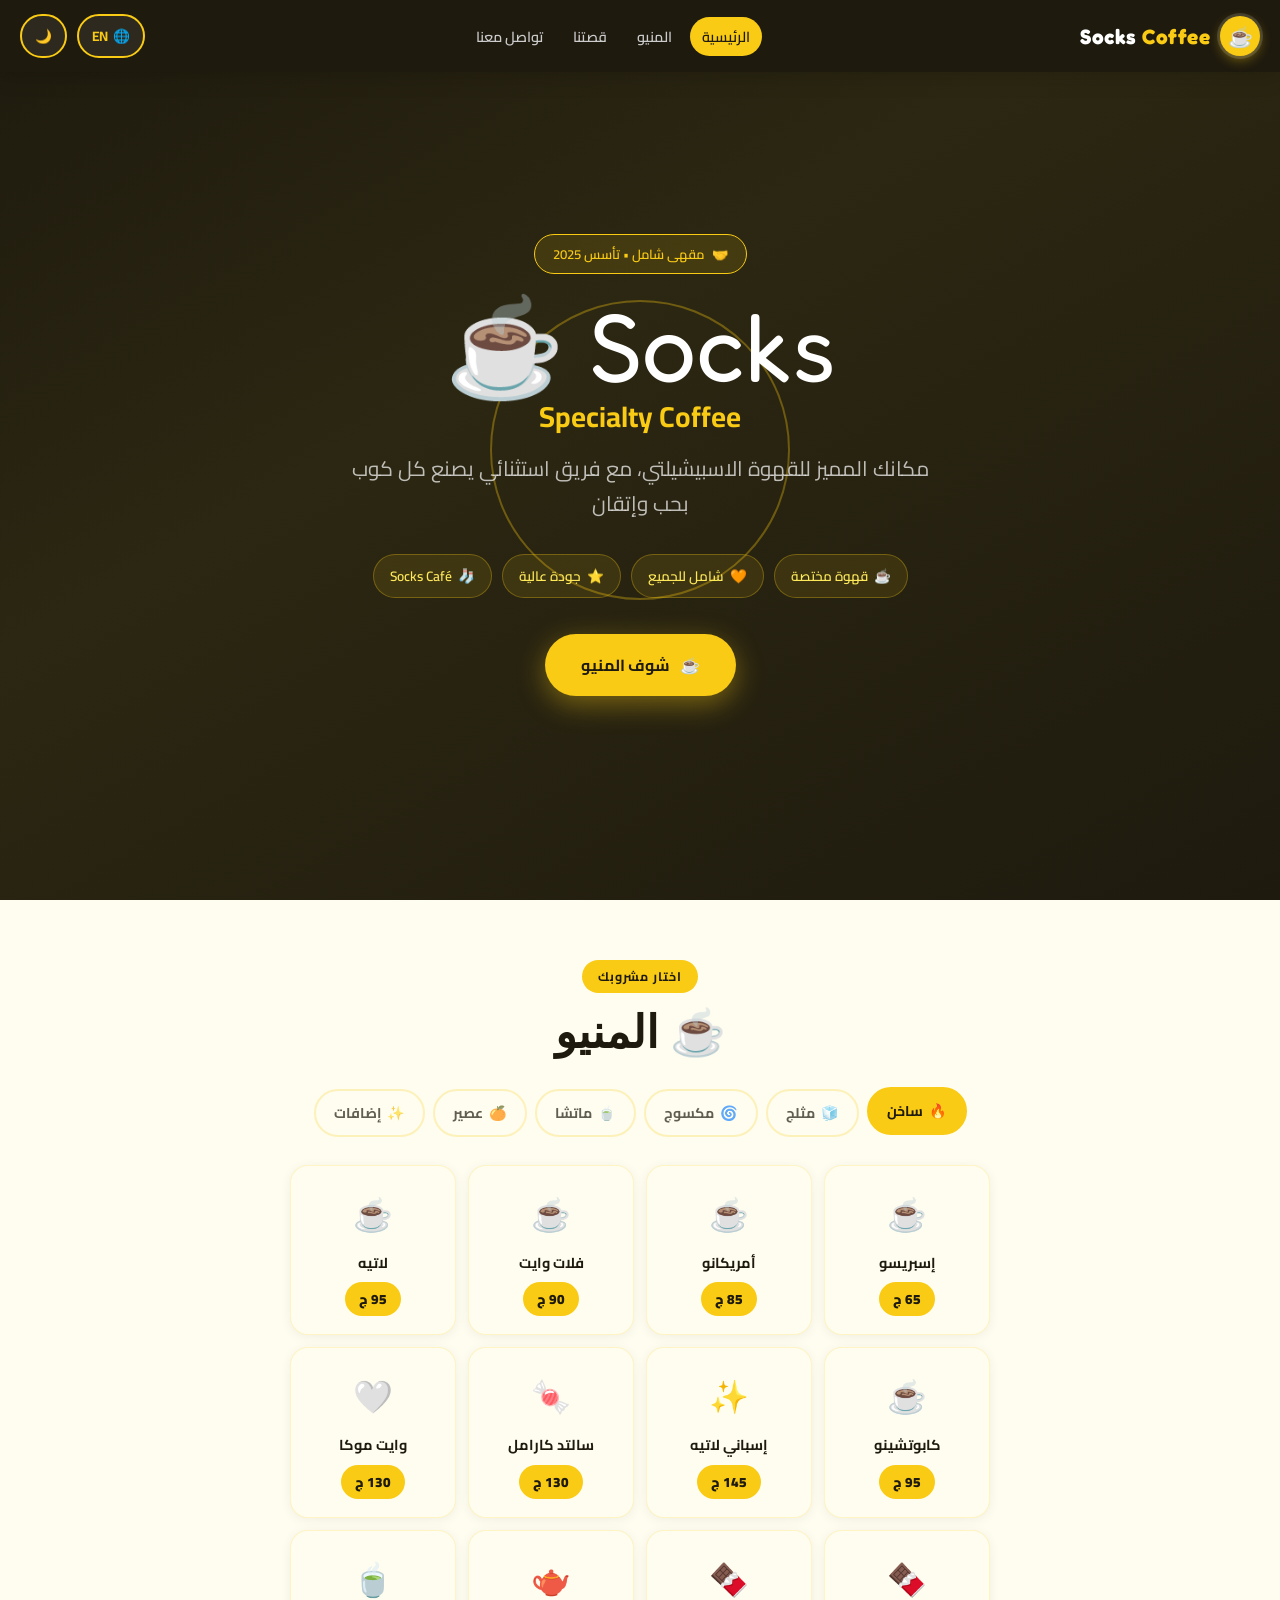
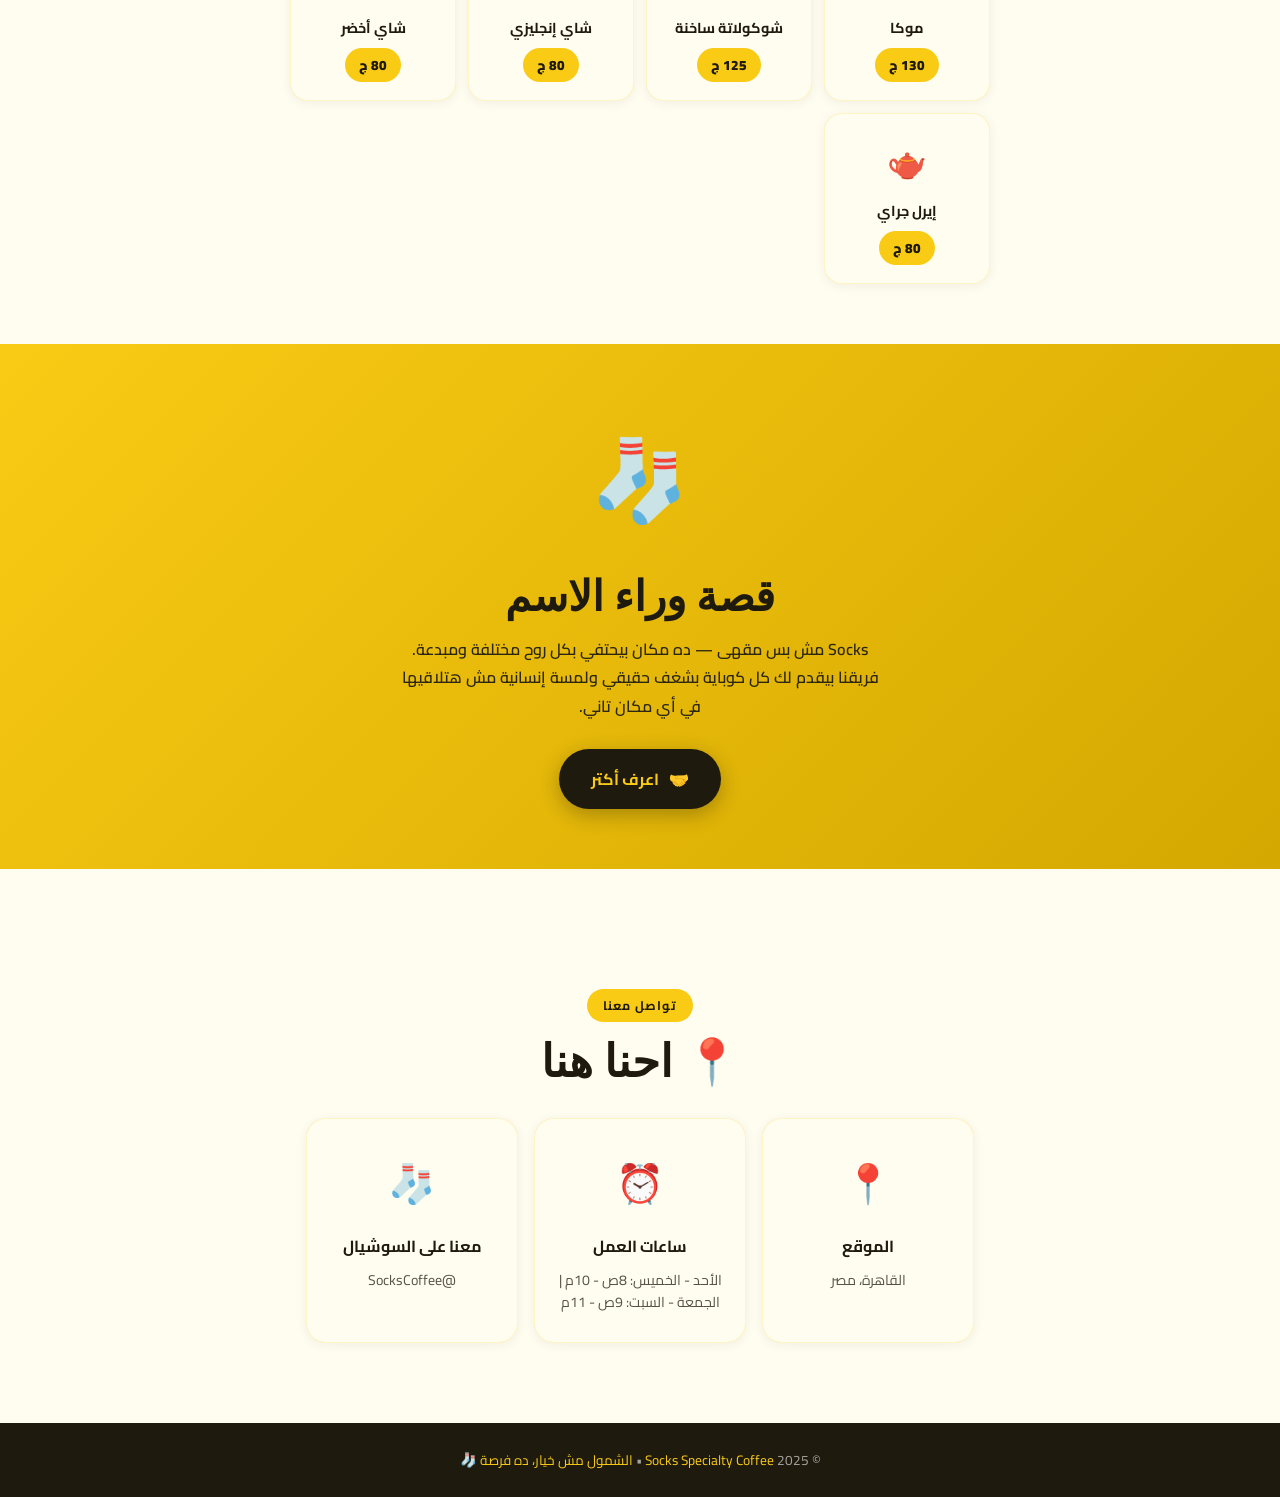
<file: index.html>
<!DOCTYPE html>
<html lang="ar" dir="rtl">
<head>
  <meta charset="UTF-8">
  <meta name="viewport" content="width=device-width, initial-scale=1.0, maximum-scale=1.0, user-scalable=no">
  <title>Socks Specialty Coffee ☕</title>
  <link href="https://fonts.googleapis.com/css2?family=Cairo:wght@300;400;600;700;900&family=Fredoka+One&display=swap" rel="stylesheet">
  <style>
    :root {
      --yellow: #F9CB15;
      --yellow-light: #FDE95A;
      --yellow-dark: #D4A800;
      --dark: #1E1A0E;
      --dark2: #2C2712;
      --white: #FFFDF0;
      --text: #1E1A0E;
      --card-bg: #FFFDF0;
      --section-bg: #FFFDF0;
      --nav-bg: #1E1A0E;
      --sticker-shadow: 0 8px 32px rgba(249,203,21,0.25);
      --radius: 24px;
    }
    body.dark {
      --white: #1E1A0E;
      --text: #FDE95A;
      --card-bg: #2C2712;
      --section-bg: #1E1A0E;
      --nav-bg: #0D0C07;
      --sticker-shadow: 0 8px 32px rgba(249,203,21,0.15);
    }

    * { margin:0; padding:0; box-sizing:border-box; }
    html { scroll-behavior: smooth; }

    body {
      font-family: 'Cairo', sans-serif;
      background: var(--section-bg);
      color: var(--text);
      overflow-x: hidden;
      transition: background 0.4s, color 0.4s;
    }

    /* ── FLOATING STICKERS ── */
    .sticker-layer {
      position: fixed; top:0; left:0; width:100%; height:100%;
      pointer-events: none; z-index: 0; overflow: hidden;
    }
    .sticker {
      position: absolute;
      font-size: clamp(28px, 6vw, 52px);
      opacity: 0.13;
      animation: floatSticker linear infinite;
      user-select: none;
    }
    @keyframes floatSticker {
      0%   { transform: translateY(110vh) rotate(0deg); opacity:0; }
      5%   { opacity: 0.13; }
      95%  { opacity: 0.13; }
      100% { transform: translateY(-20vh) rotate(720deg); opacity:0; }
    }

    /* ── NAVBAR ── */
    .navbar {
      position: fixed; top:0; width:100%; z-index: 1000;
      background: var(--nav-bg);
      padding: 14px 20px;
      display: flex; align-items: center; justify-content: space-between;
      box-shadow: 0 2px 24px rgba(0,0,0,0.18);
      transition: background 0.4s;
    }
    .nav-logo {
      display: flex; align-items: center; gap: 10px;
    }
    .nav-logo-icon {
      width: 40px; height: 40px;
      background: var(--yellow);
      border-radius: 50%;
      display: flex; align-items: center; justify-content: center;
      font-size: 20px;
      box-shadow: 0 0 0 3px #fff2, 0 4px 12px rgba(249,203,21,0.4);
      animation: pulse 2.5s ease-in-out infinite;
    }
    @keyframes pulse {
      0%,100% { box-shadow: 0 0 0 3px #fff2, 0 4px 12px rgba(249,203,21,0.4); }
      50%      { box-shadow: 0 0 0 8px #fff1, 0 4px 20px rgba(249,203,21,0.6); }
    }
    .nav-logo h2 {
      color: #fff;
      font-family: 'Fredoka One', cursive;
      font-size: 1.3rem;
      letter-spacing: 0.5px;
    }
    .nav-logo h2 span { color: var(--yellow); }

    .nav-right { display: flex; align-items: center; gap: 10px; }

    .nav-links {
      display: flex; gap: 6px; list-style: none;
    }
    .nav-links a {
      color: #ccc;
      text-decoration: none;
      font-size: 0.9rem;
      font-weight: 600;
      padding: 6px 12px;
      border-radius: 50px;
      transition: all 0.25s;
    }
    .nav-links a:hover, .nav-links a.active {
      background: var(--yellow);
      color: var(--dark);
    }

    .btn-icon {
      background: #fff1;
      border: 2px solid var(--yellow);
      border-radius: 50px;
      padding: 7px 13px;
      cursor: pointer;
      font-size: 0.85rem;
      font-weight: 700;
      color: var(--yellow);
      font-family: 'Cairo', sans-serif;
      transition: all 0.25s;
      display: flex; align-items: center; gap: 5px;
    }
    .btn-icon:hover {
      background: var(--yellow);
      color: var(--dark);
    }

    .hamburger {
      display: none; flex-direction: column; gap: 5px; cursor: pointer;
    }
    .hamburger span {
      display: block; width: 24px; height: 2.5px;
      background: #fff; border-radius: 3px;
      transition: all 0.3s;
    }

    /* ── MOBILE NAV DRAWER ── */
    .mobile-nav {
      display: none; flex-direction: column;
      position: fixed; top: 68px; left:0; width: 100%;
      background: var(--nav-bg); z-index: 999;
      padding: 16px 0; gap: 4px;
      border-top: 2px solid var(--yellow);
      animation: slideDown 0.3s ease;
    }
    .mobile-nav.open { display: flex; }
    @keyframes slideDown {
      from { opacity:0; transform: translateY(-10px); }
      to   { opacity:1; transform: translateY(0); }
    }
    .mobile-nav a {
      color: #fff; text-decoration: none;
      font-size: 1.05rem; font-weight: 600;
      padding: 12px 24px; border-radius: 0;
      transition: all 0.2s;
    }
    .mobile-nav a:hover { background: var(--yellow); color: var(--dark); padding-right: 36px; }

    /* ── HERO ── */
    #home {
      position: relative; z-index: 1;
      min-height: 100svh;
      background: linear-gradient(150deg, #1E1A0E 0%, #2C2712 40%, #1E1A0E 100%);
      display: flex; align-items: center; justify-content: center;
      padding: 90px 20px 60px;
      overflow: hidden;
      text-align: center;
    }
    .hero-bg-ring {
      position: absolute;
      border-radius: 50%;
      border: 2px solid rgba(249,203,21,0.12);
      animation: expandRing 4s ease-out infinite;
    }
    @keyframes expandRing {
      0% { transform: scale(0.8); opacity:0.6; }
      100% { transform: scale(2.2); opacity:0; }
    }

    .hero-content { position: relative; z-index:2; max-width: 600px; }

    .hero-badge {
      display: inline-flex; align-items: center; gap: 8px;
      background: rgba(249,203,21,0.12);
      border: 1.5px solid var(--yellow);
      border-radius: 50px;
      padding: 7px 18px;
      font-size: 0.82rem;
      color: var(--yellow);
      font-weight: 600;
      margin-bottom: 24px;
      animation: fadeUp 0.8s ease both;
    }

    .hero-logo-big {
      font-family: 'Fredoka One', cursive;
      font-size: clamp(3rem, 14vw, 6rem);
      color: #fff;
      line-height: 1;
      margin-bottom: 8px;
      animation: fadeUp 0.9s 0.1s ease both;
    }
    .hero-logo-big span { color: var(--yellow); }

    .hero-sub {
      font-size: clamp(1rem, 4vw, 1.3rem);
      color: rgba(255,255,255,0.7);
      margin-bottom: 32px;
      line-height: 1.7;
      animation: fadeUp 1s 0.2s ease both;
    }

    .hero-stickers {
      display: flex; flex-wrap: wrap; justify-content: center; gap: 10px;
      margin-bottom: 36px;
      animation: fadeUp 1.1s 0.3s ease both;
    }
    .hero-sticker {
      background: rgba(249,203,21,0.1);
      border: 1.5px solid rgba(249,203,21,0.3);
      border-radius: 50px;
      padding: 8px 16px;
      font-size: 0.85rem;
      color: var(--yellow-light);
      font-weight: 600;
      display: flex; align-items: center; gap: 6px;
      transition: all 0.25s;
      cursor: default;
    }
    .hero-sticker:hover {
      background: var(--yellow);
      color: var(--dark);
      transform: scale(1.06) rotate(-2deg);
    }

    .hero-cta {
      display: inline-flex; align-items: center; gap: 10px;
      background: var(--yellow);
      color: var(--dark);
      text-decoration: none;
      font-weight: 700;
      font-size: 1rem;
      padding: 16px 36px;
      border-radius: 50px;
      box-shadow: 0 8px 28px rgba(249,203,21,0.4);
      transition: all 0.3s;
      animation: fadeUp 1.2s 0.4s ease both;
    }
    .hero-cta:hover {
      transform: translateY(-3px);
      box-shadow: 0 14px 40px rgba(249,203,21,0.5);
    }

    @keyframes fadeUp {
      from { opacity:0; transform: translateY(30px); }
      to   { opacity:1; transform: translateY(0); }
    }

    /* ── SECTION COMMON ── */
    section { position: relative; z-index:1; }

    .section-header {
      text-align: center;
      padding: 60px 20px 30px;
    }
    .section-tag {
      display: inline-block;
      background: var(--yellow);
      color: var(--dark);
      font-size: 0.78rem;
      font-weight: 700;
      padding: 5px 16px;
      border-radius: 50px;
      margin-bottom: 12px;
      letter-spacing: 1px;
      text-transform: uppercase;
    }
    .section-title {
      font-family: 'Fredoka One', cursive;
      font-size: clamp(1.8rem, 6vw, 2.8rem);
      color: var(--text);
      line-height: 1.2;
    }

    /* ── MENU SECTION ── */
    #menu {
      background: var(--section-bg);
      padding-bottom: 60px;
    }

    .menu-tabs {
      display: flex; flex-wrap: wrap; justify-content: center; gap: 8px;
      padding: 0 20px 28px;
    }
    .menu-tab {
      background: none;
      border: 2px solid rgba(249,203,21,0.35);
      border-radius: 50px;
      padding: 9px 18px;
      font-family: 'Cairo', sans-serif;
      font-size: 0.88rem;
      font-weight: 700;
      color: var(--text);
      cursor: pointer;
      transition: all 0.25s;
      opacity: 0.7;
      display: flex; align-items: center; gap: 6px;
    }
    .menu-tab.active, .menu-tab:hover {
      background: var(--yellow);
      border-color: var(--yellow);
      color: var(--dark);
      opacity: 1;
      transform: translateY(-2px);
    }

    .menu-panels { padding: 0 16px; }
    .menu-panel { display: none; }
    .menu-panel.active { display: block; animation: panelIn 0.35s ease; }
    @keyframes panelIn {
      from { opacity:0; transform: translateY(12px); }
      to   { opacity:1; transform: translateY(0); }
    }

    .menu-grid {
      display: grid;
      grid-template-columns: repeat(auto-fill, minmax(160px, 1fr));
      gap: 12px;
      max-width: 700px;
      margin: 0 auto;
    }

    .menu-card {
      background: var(--card-bg);
      border: 1.5px solid rgba(249,203,21,0.2);
      border-radius: 18px;
      padding: 18px 14px;
      display: flex; flex-direction: column;
      align-items: center; gap: 10px;
      text-align: center;
      transition: all 0.3s;
      cursor: default;
      box-shadow: 0 2px 12px rgba(0,0,0,0.06);
    }
    .menu-card:hover {
      transform: translateY(-5px) scale(1.02);
      border-color: var(--yellow);
      box-shadow: 0 10px 28px rgba(249,203,21,0.2);
    }
    .menu-card-icon { font-size: 2rem; }
    .menu-card-name {
      font-weight: 700;
      font-size: 0.9rem;
      color: var(--text);
      line-height: 1.3;
    }
    .menu-card-price {
      background: var(--yellow);
      color: var(--dark);
      font-weight: 900;
      font-size: 0.85rem;
      padding: 4px 14px;
      border-radius: 50px;
    }

    /* ── ABOUT TEASER ── */
    #about-teaser {
      background: linear-gradient(135deg, var(--yellow) 0%, var(--yellow-dark) 100%);
      padding: 60px 20px;
      text-align: center;
    }
    #about-teaser .big-emoji {
      font-size: 5rem;
      display: block;
      margin-bottom: 16px;
      animation: bounce 2s ease-in-out infinite;
    }
    @keyframes bounce {
      0%,100% { transform: translateY(0); }
      50%      { transform: translateY(-12px); }
    }
    #about-teaser h2 {
      font-family: 'Fredoka One', cursive;
      font-size: clamp(1.8rem, 6vw, 2.6rem);
      color: var(--dark);
      margin-bottom: 14px;
    }
    #about-teaser p {
      font-size: 1rem;
      color: var(--dark2);
      max-width: 480px;
      margin: 0 auto 28px;
      line-height: 1.8;
      font-weight: 600;
    }
    .btn-dark {
      display: inline-flex; align-items: center; gap: 10px;
      background: var(--dark);
      color: var(--yellow);
      text-decoration: none;
      font-weight: 700;
      font-size: 1rem;
      padding: 15px 32px;
      border-radius: 50px;
      transition: all 0.3s;
      box-shadow: 0 6px 20px rgba(30,26,14,0.3);
    }
    .btn-dark:hover {
      transform: translateY(-3px);
      box-shadow: 0 12px 30px rgba(30,26,14,0.4);
    }

    /* ── CONTACT ── */
    #contact {
      background: var(--section-bg);
      padding: 60px 20px 80px;
    }
    .contact-grid {
      display: grid;
      grid-template-columns: repeat(auto-fit, minmax(200px, 1fr));
      gap: 16px;
      max-width: 700px;
      margin: 0 auto;
    }
    .contact-card {
      background: var(--card-bg);
      border: 1.5px solid rgba(249,203,21,0.2);
      border-radius: 20px;
      padding: 28px 18px;
      text-align: center;
      transition: all 0.3s;
      box-shadow: 0 2px 12px rgba(0,0,0,0.06);
    }
    .contact-card:hover {
      border-color: var(--yellow);
      transform: translateY(-4px);
      box-shadow: 0 8px 24px rgba(249,203,21,0.18);
    }
    .contact-card-icon { font-size: 2.4rem; margin-bottom: 12px; display: block; }
    .contact-card h3 { font-size: 1rem; font-weight: 700; margin-bottom: 8px; color: var(--text); }
    .contact-card p { font-size: 0.88rem; color: var(--text); opacity: 0.75; line-height: 1.6; }

    /* ── FOOTER ── */
    footer {
      background: var(--nav-bg);
      color: rgba(255,255,255,0.6);
      text-align: center;
      padding: 24px 20px;
      font-size: 0.85rem;
    }
    footer span { color: var(--yellow); }

    /* ── RESPONSIVE ── */
    @media (max-width: 640px) {
      .nav-links { display: none; }
      .hamburger { display: flex; }
      .menu-grid { grid-template-columns: repeat(2, 1fr); gap: 10px; }
    }
    @media (min-width: 641px) {
      .mobile-nav { display: none !important; }
    }
  </style>
</head>
<body>

<!-- Floating Stickers Background -->
<div class="sticker-layer" id="stickerLayer"></div>

<!-- NAVBAR -->
<nav class="navbar">
  <div class="nav-logo">
    <div class="nav-logo-icon">☕</div>
    <h2>Socks <span>Coffee</span></h2>
  </div>
  <ul class="nav-links" id="navLinks">
    <li><a href="#home" class="active" data-ar="الرئيسية" data-en="Home">الرئيسية</a></li>
    <li><a href="#menu" data-ar="المنيو" data-en="Menu">المنيو</a></li>
    <li><a href="about.html" data-ar="قصتنا" data-en="Our Story">قصتنا</a></li>
    <li><a href="#contact" data-ar="تواصل معنا" data-en="Contact">تواصل معنا</a></li>
  </ul>
  <div class="nav-right">
    <button class="btn-icon" id="langBtn">🌐 <span id="langLabel">EN</span></button>
    <button class="btn-icon" id="themeBtn" title="تغيير الثيم">🌙</button>
    <div class="hamburger" id="hamburger">
      <span></span><span></span><span></span>
    </div>
  </div>
</nav>

<!-- Mobile Nav -->
<nav class="mobile-nav" id="mobileNav">
  <a href="#home" data-ar="الرئيسية" data-en="Home">الرئيسية</a>
  <a href="#menu" data-ar="المنيو" data-en="Menu">المنيو</a>
  <a href="about.html" data-ar="قصتنا" data-en="Our Story">قصتنا</a>
  <a href="#contact" data-ar="تواصل معنا" data-en="Contact">تواصل معنا</a>
</nav>

<!-- HERO -->
<section id="home">
  <div class="hero-bg-ring" style="width:300px;height:300px;top:50%;left:50%;transform:translate(-50%,-50%);animation-delay:0s;"></div>
  <div class="hero-bg-ring" style="width:300px;height:300px;top:50%;left:50%;transform:translate(-50%,-50%);animation-delay:1.5s;"></div>
  <div class="hero-bg-ring" style="width:300px;height:300px;top:50%;left:50%;transform:translate(-50%,-50%);animation-delay:3s;"></div>

  <div class="hero-content">
    <div class="hero-badge">
      <span>🤝</span>
      <span data-ar="مقهى شامل • تأسس 2025" data-en="Inclusive Café • Est. 2025">مقهى شامل • تأسس 2025</span>
    </div>

    <div class="hero-logo-big">Socks <span>☕</span></div>
    <div class="hero-logo-big" style="font-size:clamp(1.2rem,4vw,1.8rem);color:#fff;font-family:'Cairo',sans-serif;font-weight:700;margin-bottom:20px;">
      <span data-ar="Specialty Coffee" data-en="Specialty Coffee">Specialty Coffee</span>
    </div>

    <p class="hero-sub" data-ar="مكانك المميز للقهوة الاسبيشيلتي، مع فريق استثنائي يصنع كل كوب بحب وإتقان" data-en="Your special place for specialty coffee, made with love by an extraordinary team">مكانك المميز للقهوة الاسبيشيلتي، مع فريق استثنائي يصنع كل كوب بحب وإتقان</p>

    <div class="hero-stickers">
      <div class="hero-sticker">☕ <span data-ar="قهوة مختصة" data-en="Specialty Coffee">قهوة مختصة</span></div>
      <div class="hero-sticker">🧡 <span data-ar="شامل للجميع" data-en="Inclusive">شامل للجميع</span></div>
      <div class="hero-sticker">⭐ <span data-ar="جودة عالية" data-en="High Quality">جودة عالية</span></div>
      <div class="hero-sticker">🧦 <span data-ar="Socks Café" data-en="Socks Café">Socks Café</span></div>
    </div>

    <a href="#menu" class="hero-cta">
      <span>☕</span>
      <span data-ar="شوف المنيو" data-en="View Menu">شوف المنيو</span>
    </a>
  </div>
</section>

<!-- MENU -->
<section id="menu">
  <div class="section-header">
    <div class="section-tag" data-ar="اختار مشروبك" data-en="Choose Your Drink">اختار مشروبك</div>
    <h2 class="section-title" data-ar="☕ المنيو" data-en="☕ Menu">☕ المنيو</h2>
  </div>

  <div class="menu-tabs">
    <button class="menu-tab active" data-tab="hot">🔥 <span data-ar="ساخن" data-en="Hot">ساخن</span></button>
    <button class="menu-tab" data-tab="cold">🧊 <span data-ar="مثلج" data-en="Iced">مثلج</span></button>
    <button class="menu-tab" data-tab="blended">🌀 <span data-ar="مكسوج" data-en="Blended">مكسوج</span></button>
    <button class="menu-tab" data-tab="matcha">🍵 <span data-ar="ماتشا" data-en="Matcha">ماتشا</span></button>
    <button class="menu-tab" data-tab="juice">🍊 <span data-ar="عصير" data-en="Juice">عصير</span></button>
    <button class="menu-tab" data-tab="extra">✨ <span data-ar="إضافات" data-en="Extra">إضافات</span></button>
  </div>

  <div class="menu-panels">
    <!-- HOT -->
    <div class="menu-panel active" data-panel="hot">
      <div class="menu-grid">
        <div class="menu-card"><div class="menu-card-icon">☕</div><div class="menu-card-name" data-ar="إسبريسو" data-en="Espresso">إسبريسو</div><div class="menu-card-price">65 ج</div></div>
        <div class="menu-card"><div class="menu-card-icon">☕</div><div class="menu-card-name" data-ar="أمريكانو" data-en="Americano">أمريكانو</div><div class="menu-card-price">85 ج</div></div>
        <div class="menu-card"><div class="menu-card-icon">☕</div><div class="menu-card-name" data-ar="فلات وايت" data-en="Flat White">فلات وايت</div><div class="menu-card-price">90 ج</div></div>
        <div class="menu-card"><div class="menu-card-icon">☕</div><div class="menu-card-name" data-ar="لاتيه" data-en="Latte">لاتيه</div><div class="menu-card-price">95 ج</div></div>
        <div class="menu-card"><div class="menu-card-icon">☕</div><div class="menu-card-name" data-ar="كابوتشينو" data-en="Cappuccino">كابوتشينو</div><div class="menu-card-price">95 ج</div></div>
        <div class="menu-card"><div class="menu-card-icon">✨</div><div class="menu-card-name" data-ar="إسباني لاتيه" data-en="Spanish Latte">إسباني لاتيه</div><div class="menu-card-price">145 ج</div></div>
        <div class="menu-card"><div class="menu-card-icon">🍬</div><div class="menu-card-name" data-ar="سالتد كارامل" data-en="Salted Caramel">سالتد كارامل</div><div class="menu-card-price">130 ج</div></div>
        <div class="menu-card"><div class="menu-card-icon">🤍</div><div class="menu-card-name" data-ar="وايت موكا" data-en="White Mocha">وايت موكا</div><div class="menu-card-price">130 ج</div></div>
        <div class="menu-card"><div class="menu-card-icon">🍫</div><div class="menu-card-name" data-ar="موكا" data-en="Mocha">موكا</div><div class="menu-card-price">130 ج</div></div>
        <div class="menu-card"><div class="menu-card-icon">🍫</div><div class="menu-card-name" data-ar="شوكولاتة ساخنة" data-en="Hot Chocolate">شوكولاتة ساخنة</div><div class="menu-card-price">125 ج</div></div>
        <div class="menu-card"><div class="menu-card-icon">🫖</div><div class="menu-card-name" data-ar="شاي إنجليزي" data-en="English Breakfast">شاي إنجليزي</div><div class="menu-card-price">80 ج</div></div>
        <div class="menu-card"><div class="menu-card-icon">🍵</div><div class="menu-card-name" data-ar="شاي أخضر" data-en="Green Tea">شاي أخضر</div><div class="menu-card-price">80 ج</div></div>
        <div class="menu-card"><div class="menu-card-icon">🫖</div><div class="menu-card-name" data-ar="إيرل جراي" data-en="Earl Grey">إيرل جراي</div><div class="menu-card-price">80 ج</div></div>
      </div>
    </div>
    <!-- COLD -->
    <div class="menu-panel" data-panel="cold">
      <div class="menu-grid">
        <div class="menu-card"><div class="menu-card-icon">🧊</div><div class="menu-card-name" data-ar="أمريكانو مثلج" data-en="Iced Americano">أمريكانو مثلج</div><div class="menu-card-price">85 ج</div></div>
        <div class="menu-card"><div class="menu-card-icon">🧊</div><div class="menu-card-name" data-ar="لاتيه مثلج" data-en="Iced Latte">لاتيه مثلج</div><div class="menu-card-price">100 ج</div></div>
        <div class="menu-card"><div class="menu-card-icon">🧊</div><div class="menu-card-name" data-ar="موكا مثلج" data-en="Iced Mocha">موكا مثلج</div><div class="menu-card-price">130 ج</div></div>
        <div class="menu-card"><div class="menu-card-icon">🍬</div><div class="menu-card-name" data-ar="كارامل ماكياتو" data-en="Caramel Macchiato">كارامل ماكياتو</div><div class="menu-card-price">130 ج</div></div>
        <div class="menu-card"><div class="menu-card-icon">🍬</div><div class="menu-card-name" data-ar="سالتد كارامل مثلج" data-en="Iced Salted Caramel">سالتد كارامل مثلج</div><div class="menu-card-price">130 ج</div></div>
        <div class="menu-card"><div class="menu-card-icon">✨</div><div class="menu-card-name" data-ar="إسباني لاتيه مثلج" data-en="Iced Spanish Latte">إسباني لاتيه مثلج</div><div class="menu-card-price">150 ج</div></div>
        <div class="menu-card"><div class="menu-card-icon">🤍</div><div class="menu-card-name" data-ar="وايت موكا مثلج" data-en="Iced White Mocha">وايت موكا مثلج</div><div class="menu-card-price">130 ج</div></div>
        <div class="menu-card"><div class="menu-card-icon">🌺</div><div class="menu-card-name" data-ar="هيبسكوس مثلج" data-en="Iced Hibiscus">هيبسكوس مثلج</div><div class="menu-card-price">80 ج</div></div>
      </div>
    </div>
    <!-- BLENDED -->
    <div class="menu-panel" data-panel="blended">
      <div class="menu-grid">
        <div class="menu-card"><div class="menu-card-icon">🌀</div><div class="menu-card-name" data-ar="سالتد كارامل فرابيه" data-en="Salted Caramel Frappe">سالتد كارامل فرابيه</div><div class="menu-card-price">135 ج</div></div>
        <div class="menu-card"><div class="menu-card-icon">🌀</div><div class="menu-card-name" data-ar="موكا فرابيه" data-en="Mocha Frappe">موكا فرابيه</div><div class="menu-card-price">135 ج</div></div>
      </div>
    </div>
    <!-- MATCHA -->
    <div class="menu-panel" data-panel="matcha">
      <div class="menu-grid">
        <div class="menu-card"><div class="menu-card-icon">🍵</div><div class="menu-card-name" data-ar="ماتشا لاتيه ساخن" data-en="Hot Matcha Latte">ماتشا لاتيه ساخن</div><div class="menu-card-price">100 ج</div></div>
        <div class="menu-card"><div class="menu-card-icon">🍵</div><div class="menu-card-name" data-ar="ماتشا لاتيه مثلج" data-en="Iced Matcha Latte">ماتشا لاتيه مثلج</div><div class="menu-card-price">100 ج</div></div>
      </div>
    </div>
    <!-- JUICE -->
    <div class="menu-panel" data-panel="juice">
      <div class="menu-grid">
        <div class="menu-card"><div class="menu-card-icon">🍊</div><div class="menu-card-name" data-ar="برتقال" data-en="Orange">برتقال</div><div class="menu-card-price">75 ج</div></div>
        <div class="menu-card"><div class="menu-card-icon">🥭</div><div class="menu-card-name" data-ar="مانجو" data-en="Mango">مانجو</div><div class="menu-card-price">85 ج</div></div>
        <div class="menu-card"><div class="menu-card-icon">🍓</div><div class="menu-card-name" data-ar="فراولة" data-en="Strawberry">فراولة</div><div class="menu-card-price">75 ج</div></div>
      </div>
    </div>
    <!-- EXTRA -->
    <div class="menu-panel" data-panel="extra">
      <div class="menu-grid">
        <div class="menu-card"><div class="menu-card-icon">🌿</div><div class="menu-card-name" data-ar="نكهة فانيليا" data-en="Vanilla Flavor">نكهة فانيليا</div><div class="menu-card-price">40 ج</div></div>
        <div class="menu-card"><div class="menu-card-icon">🍬</div><div class="menu-card-name" data-ar="نكهة كارامل" data-en="Caramel Flavor">نكهة كارامل</div><div class="menu-card-price">40 ج</div></div>
        <div class="menu-card"><div class="menu-card-icon">🥥</div><div class="menu-card-name" data-ar="حليب جوز الهند" data-en="Coconut Milk">حليب جوز الهند</div><div class="menu-card-price">60 ج</div></div>
        <div class="menu-card"><div class="menu-card-icon">🌰</div><div class="menu-card-name" data-ar="حليب لوز" data-en="Almond Milk">حليب لوز</div><div class="menu-card-price">60 ج</div></div>
        <div class="menu-card"><div class="menu-card-icon">🌾</div><div class="menu-card-name" data-ar="حليب شوفان" data-en="Oat Milk">حليب شوفان</div><div class="menu-card-price">60 ج</div></div>
      </div>
    </div>
  </div>
</section>

<!-- ABOUT TEASER -->
<section id="about-teaser">
  <span class="big-emoji">🧦</span>
  <h2 data-ar="قصة وراء الاسم" data-en="A Story Behind the Name">قصة وراء الاسم</h2>
  <p data-ar="Socks مش بس مقهى — ده مكان بيحتفي بكل روح مختلفة ومبدعة. فريقنا بيقدم لك كل كوباية بشغف حقيقي ولمسة إنسانية مش هتلاقيها في أي مكان تاني." data-en="Socks: Where creative spirits meet craftsmanship. Our distinguished team makes your day with a special touch and true passion in every detail."">Socks مش بس مقهى — ده مكان بيحتفي بكل روح مختلفة ومبدعة. فريقنا بيقدم لك كل كوباية بشغف حقيقي ولمسة إنسانية مش هتلاقيها في أي مكان تاني</p>
  <a href="about.html" class="btn-dark">
    <span>🤝</span>
    <span data-ar="اعرف أكتر" data-en="Learn More">اعرف أكتر</span>
  </a>
</section>

<!-- CONTACT -->
<section id="contact">
  <div class="section-header">
    <div class="section-tag" data-ar="تواصل معنا" data-en="Get In Touch">تواصل معنا</div>
    <h2 class="section-title" data-ar="📍 احنا هنا" data-en="📍 Find Us">📍 احنا هنا</h2>
  </div>
  <div class="contact-grid" style="padding:0 16px;">
    <div class="contact-card">
      <span class="contact-card-icon">📍</span>
      <h3 data-ar="الموقع" data-en="Location">الموقع</h3>
      <p data-ar="القاهرة، مصر" data-en="Cairo, Egypt">القاهرة، مصر</p>
    </div>
    <div class="contact-card">
      <span class="contact-card-icon">⏰</span>
      <h3 data-ar="ساعات العمل" data-en="Working Hours">ساعات العمل</h3>
      <p data-ar="الأحد - الخميس: 8ص - 10م | الجمعة - السبت: 9ص - 11م" data-en="Sun–Thu: 8 AM – 10 PM | Fri–Sat: 9 AM – 11 PM">الأحد - الخميس: 8ص - 10م<br>الجمعة - السبت: 9ص - 11م</p>
    </div>
    <div class="contact-card">
      <span class="contact-card-icon">🧦</span>
      <h3 data-ar="معنا على السوشيال" data-en="Follow Us">معنا على السوشيال</h3>
      <p data-ar="@SocksCoffee" data-en="@SocksCoffee">@SocksCoffee</p>
    </div>
  </div>
</section>

<!-- FOOTER -->
<footer>
  <p>© 2025 <span>Socks Specialty Coffee</span> • <span data-ar="الشمول مش خيار، ده فرصة 🧦" data-en="Inclusion is not charity — it's opportunity 🧦">الشمول مش خيار، ده فرصة 🧦</span></p>
</footer>

<script>
  // ── STICKERS ──
  const stickers = ['☕','🧦','🤍','⭐','🌟','✨','🍵','🫖','🌺','🍫','🍬','🥥','🍊','🥭','🍓'];
  const layer = document.getElementById('stickerLayer');
  function spawnSticker() {
    const el = document.createElement('span');
    el.className = 'sticker';
    el.textContent = stickers[Math.floor(Math.random()*stickers.length)];
    el.style.left = Math.random()*100 + 'vw';
    el.style.animationDuration = (12 + Math.random()*18) + 's';
    el.style.animationDelay = '0s';
    el.style.fontSize = (20 + Math.random()*32) + 'px';
    layer.appendChild(el);
    setTimeout(() => el.remove(), 32000);
  }
  for(let i=0;i<6;i++) setTimeout(spawnSticker, i*900);
  setInterval(spawnSticker, 2200);

  // ── LANG ──
  let lang = localStorage.getItem('socks_lang') || 'ar';
  function applyLang() {
    const isAr = lang === 'ar';
    document.documentElement.setAttribute('lang', lang);
    document.documentElement.setAttribute('dir', isAr ? 'rtl' : 'ltr');
    document.getElementById('langLabel').textContent = isAr ? 'EN' : 'AR';
    document.querySelectorAll('[data-ar][data-en]').forEach(el => {
      el.textContent = isAr ? el.dataset.ar : el.dataset.en;
    });
  }
  applyLang();
  document.getElementById('langBtn').addEventListener('click', () => {
    lang = lang === 'ar' ? 'en' : 'ar';
    localStorage.setItem('socks_lang', lang);
    applyLang();
  });

  // ── THEME ──
  let theme = localStorage.getItem('socks_theme') || 'light';
  function applyTheme() {
    document.body.classList.toggle('dark', theme === 'dark');
    document.getElementById('themeBtn').textContent = theme === 'dark' ? '☀️' : '🌙';
  }
  applyTheme();
  document.getElementById('themeBtn').addEventListener('click', () => {
    theme = theme === 'dark' ? 'light' : 'dark';
    localStorage.setItem('socks_theme', theme);
    applyTheme();
  });

  // ── HAMBURGER ──
  document.getElementById('hamburger').addEventListener('click', () => {
    document.getElementById('mobileNav').classList.toggle('open');
  });
  document.querySelectorAll('.mobile-nav a').forEach(a => {
    a.addEventListener('click', () => document.getElementById('mobileNav').classList.remove('open'));
  });

  // ── MENU TABS ──
  document.querySelectorAll('.menu-tab').forEach(btn => {
    btn.addEventListener('click', () => {
      document.querySelectorAll('.menu-tab').forEach(b => b.classList.remove('active'));
      document.querySelectorAll('.menu-panel').forEach(p => p.classList.remove('active'));
      btn.classList.add('active');
      document.querySelector(`[data-panel="${btn.dataset.tab}"]`).classList.add('active');
    });
  });

  // ── NAV ACTIVE on SCROLL ──
  window.addEventListener('scroll', () => {
    const sections = document.querySelectorAll('section[id]');
    let cur = '';
    sections.forEach(s => {
      if(window.scrollY >= s.offsetTop - 80) cur = s.id;
    });
    document.querySelectorAll('.nav-links a').forEach(a => {
      a.classList.toggle('active', a.getAttribute('href') === '#'+cur);
    });
  });
</script>
</body>
</html>
</file>
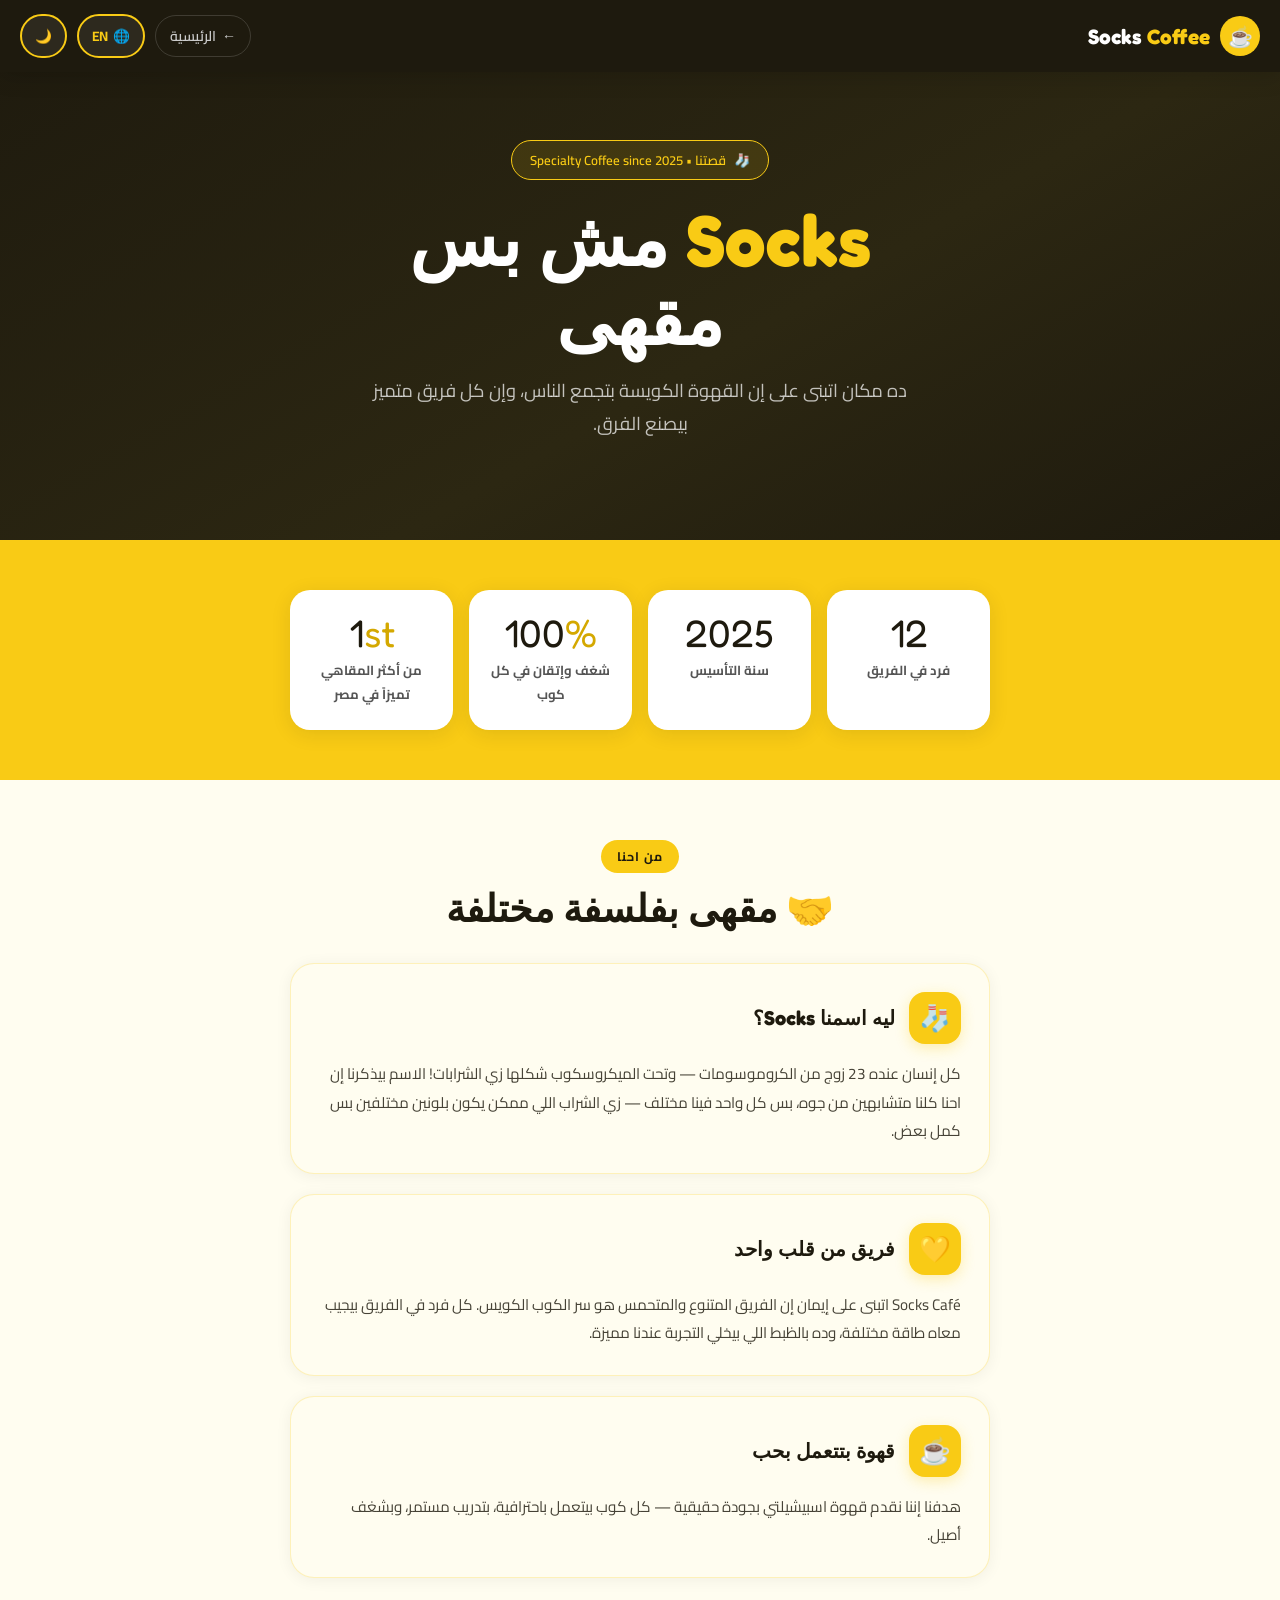
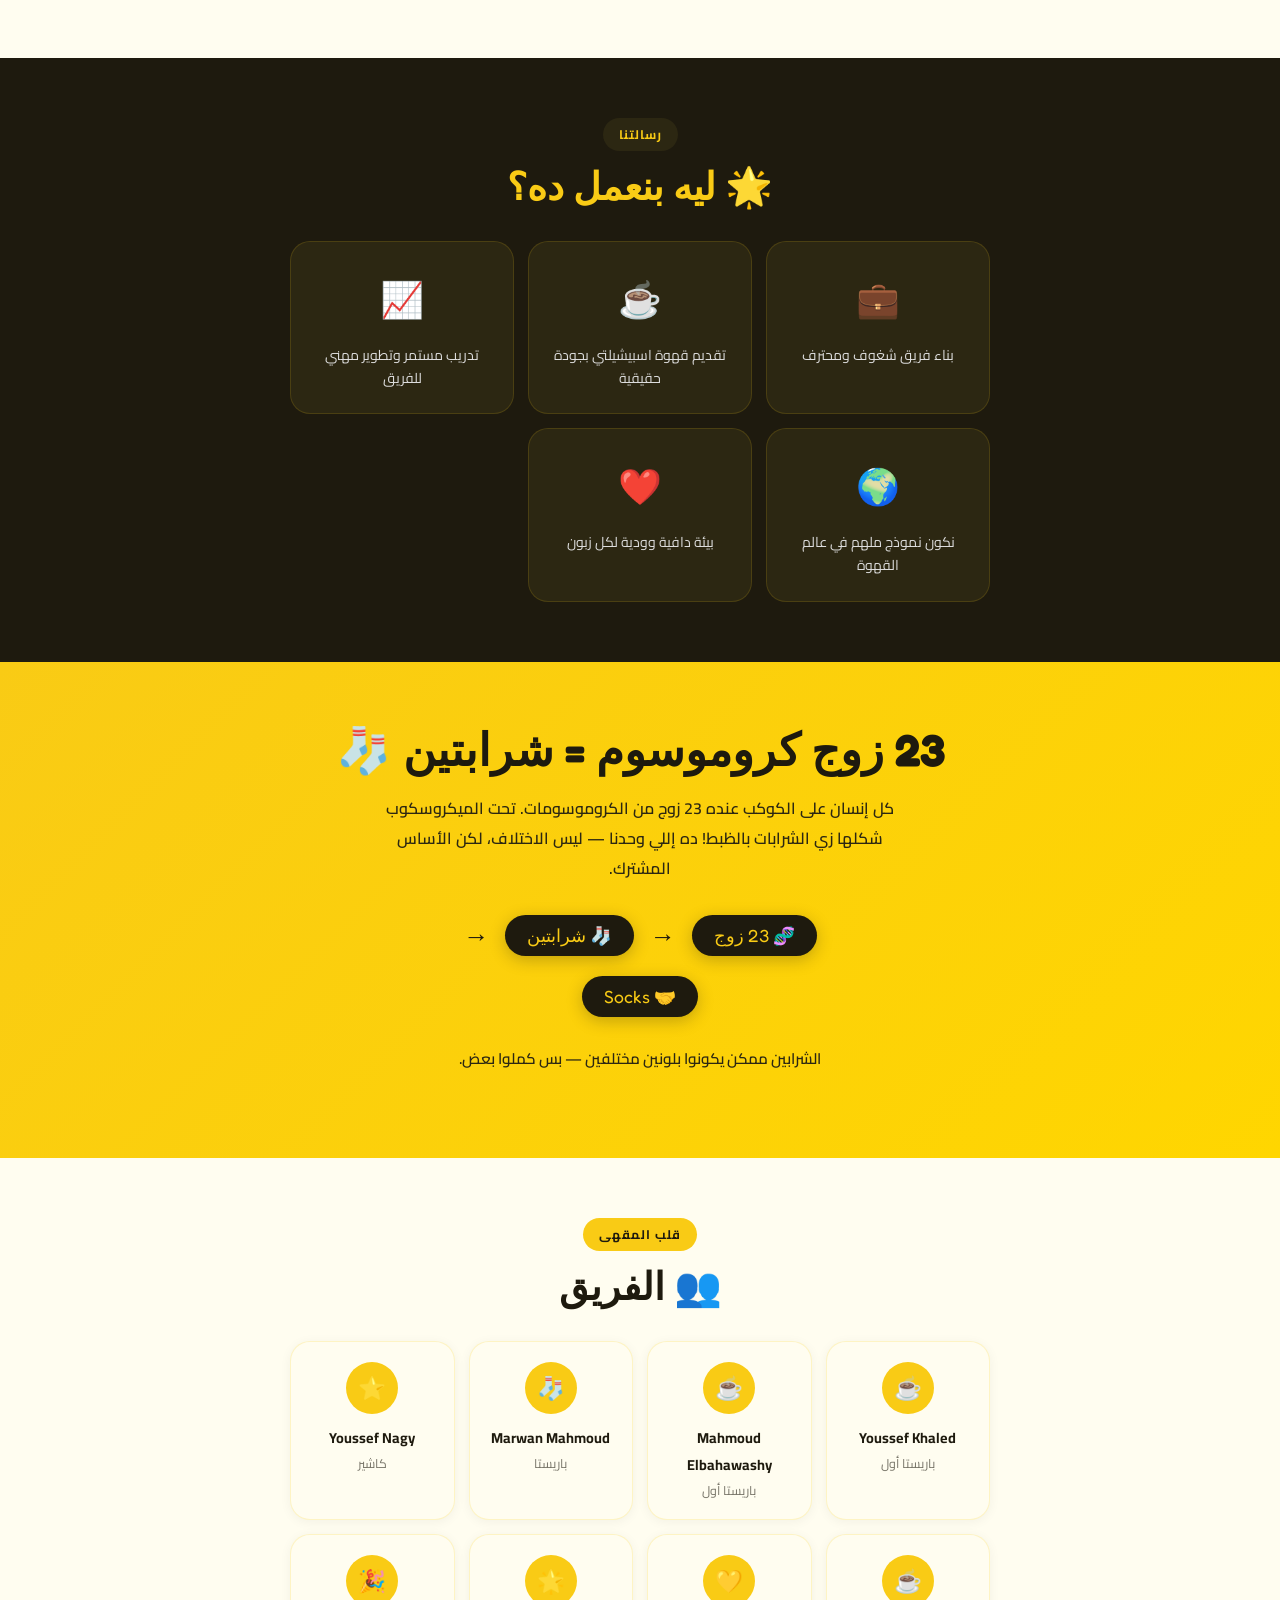
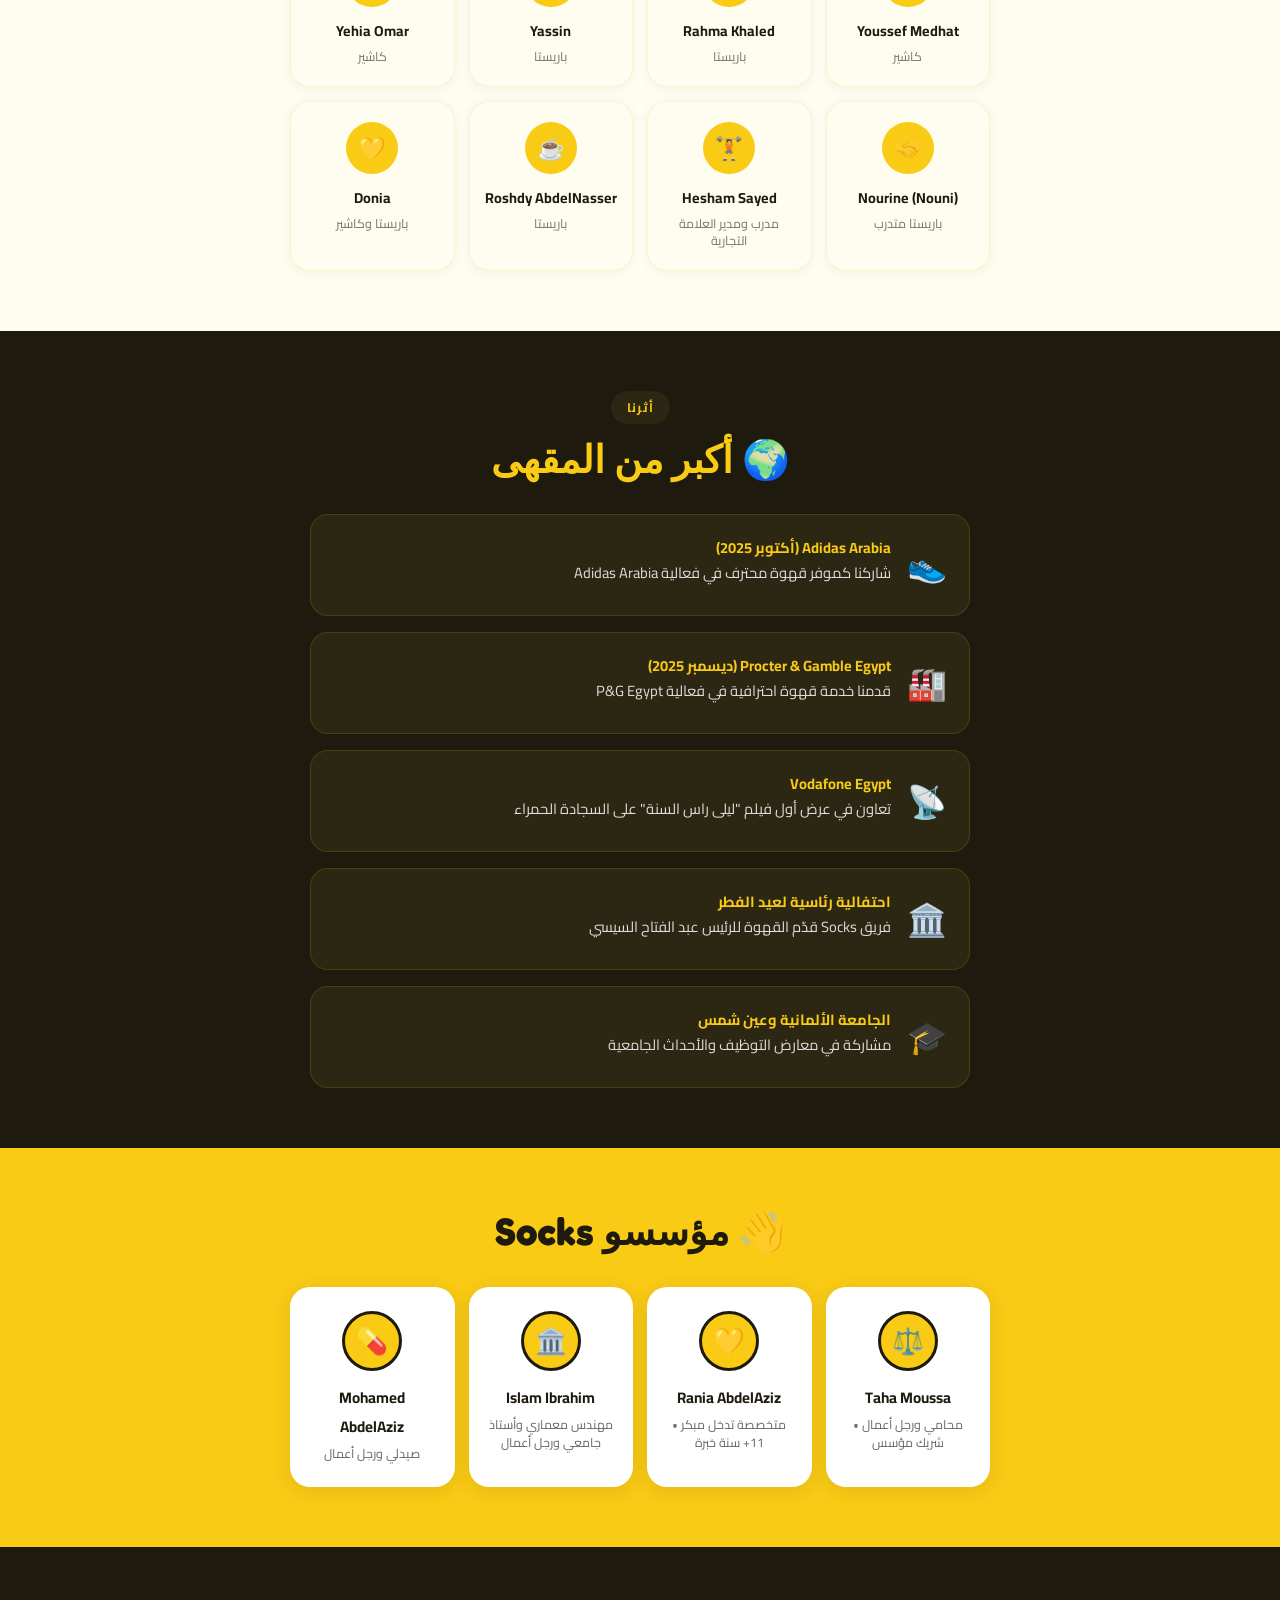
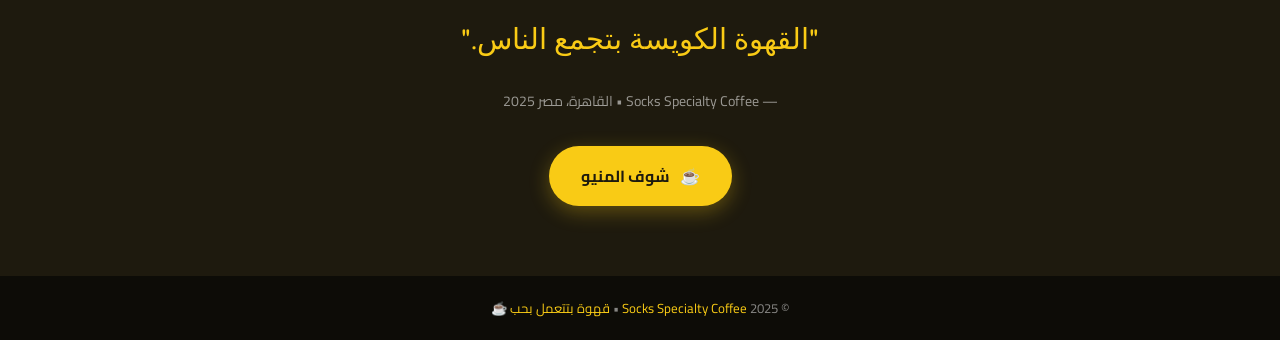
<file: about.html>
<!DOCTYPE html>
<html lang="ar" dir="rtl">
<head>
  <meta charset="UTF-8">
  <meta name="viewport" content="width=device-width, initial-scale=1.0, maximum-scale=1.0, user-scalable=no">
  <title>قصتنا • Socks Specialty Coffee</title>
  <link href="https://fonts.googleapis.com/css2?family=Cairo:wght@300;400;600;700;900&family=Fredoka+One&display=swap" rel="stylesheet">
  <style>
    :root {
      --yellow: #F9CB15;
      --yellow-light: #FDE95A;
      --yellow-dark: #D4A800;
      --dark: #1E1A0E;
      --dark2: #2C2712;
      --white: #FFFDF0;
      --text: #1E1A0E;
      --card-bg: #FFFDF0;
      --section-bg: #FFFDF0;
      --nav-bg: #1E1A0E;
      --muted: #666;
    }
    body.dark {
      --white: #1E1A0E;
      --text: #FDE95A;
      --card-bg: #2C2712;
      --section-bg: #1E1A0E;
      --nav-bg: #0D0C07;
      --muted: #aaa;
    }

    * { margin:0; padding:0; box-sizing:border-box; }
    html { scroll-behavior: smooth; }
    body {
      font-family: 'Cairo', sans-serif;
      background: var(--section-bg);
      color: var(--text);
      overflow-x: hidden;
      transition: background 0.4s, color 0.4s;
    }

    /* STICKERS */
    .sticker-layer {
      position: fixed; top:0; left:0; width:100%; height:100%;
      pointer-events:none; z-index:0; overflow:hidden;
    }
    .sticker {
      position:absolute; opacity:0.1;
      animation: floatUp linear infinite;
      user-select:none;
    }
    @keyframes floatUp {
      0%   { transform:translateY(110vh) rotate(0deg); opacity:0; }
      5%   { opacity:0.1; }
      95%  { opacity:0.1; }
      100% { transform:translateY(-20vh) rotate(360deg); opacity:0; }
    }

    /* NAV */
    .navbar {
      position:fixed; top:0; width:100%; z-index:1000;
      background:var(--nav-bg);
      padding:14px 20px;
      display:flex; align-items:center; justify-content:space-between;
      box-shadow:0 2px 24px rgba(0,0,0,0.18);
      transition:background 0.4s;
    }
    .nav-logo { display:flex; align-items:center; gap:10px; text-decoration:none; }
    .nav-logo-icon {
      width:40px; height:40px;
      background:var(--yellow); border-radius:50%;
      display:flex; align-items:center; justify-content:center;
      font-size:20px;
      animation:pulse 2.5s ease-in-out infinite;
    }
    @keyframes pulse {
      0%,100%{box-shadow:0 0 0 3px #fff2, 0 4px 12px rgba(249,203,21,0.4);}
      50%    {box-shadow:0 0 0 8px #fff1, 0 4px 20px rgba(249,203,21,0.6);}
    }
    .nav-logo h2 { color:#fff; font-family:'Fredoka One',cursive; font-size:1.3rem; }
    .nav-logo h2 span { color:var(--yellow); }
    .nav-right { display:flex; align-items:center; gap:10px; }
    .btn-icon {
      background:#fff1; border:2px solid var(--yellow);
      border-radius:50px; padding:7px 13px;
      cursor:pointer; font-size:0.85rem; font-weight:700;
      color:var(--yellow); font-family:'Cairo',sans-serif;
      transition:all 0.25s; display:flex; align-items:center; gap:5px;
    }
    .btn-icon:hover { background:var(--yellow); color:var(--dark); }
    .back-btn {
      display:flex; align-items:center; gap:6px;
      color:#ccc; text-decoration:none;
      font-size:0.88rem; font-weight:600;
      padding:7px 14px; border-radius:50px;
      border:1.5px solid rgba(255,255,255,0.15);
      transition:all 0.25s;
    }
    .back-btn:hover { background:var(--yellow); color:var(--dark); border-color:var(--yellow); }

    /* HERO */
    .about-hero {
      position:relative; z-index:1;
      min-height:60svh;
      background:linear-gradient(150deg, #1E1A0E 0%, #2C2712 60%, #1E1A0E 100%);
      display:flex; align-items:center; justify-content:center;
      padding:100px 24px 60px;
      text-align:center; overflow:hidden;
    }
    .about-hero-content { position:relative; z-index:2; max-width:580px; }
    .about-hero-badge {
      display:inline-flex; align-items:center; gap:8px;
      background:rgba(249,203,21,0.12);
      border:1.5px solid var(--yellow);
      border-radius:50px; padding:7px 18px;
      font-size:0.82rem; color:var(--yellow); font-weight:600;
      margin-bottom:20px;
      animation:fadeUp 0.8s ease both;
    }
    .about-hero h1 {
      font-family:'Fredoka One',cursive;
      font-size:clamp(2.2rem, 10vw, 4.5rem);
      color:#fff; line-height:1.1; margin-bottom:16px;
      animation:fadeUp 0.9s 0.1s ease both;
    }
    .about-hero h1 span { color:var(--yellow); }
    .about-hero p {
      color:rgba(255,255,255,0.72);
      font-size:clamp(0.95rem, 3vw, 1.15rem);
      line-height:1.8;
      animation:fadeUp 1s 0.2s ease both;
    }
    @keyframes fadeUp {
      from{opacity:0;transform:translateY(28px);}
      to{opacity:1;transform:translateY(0);}
    }

    /* SECTIONS */
    .page { position:relative; z-index:1; }

    /* STAT CARDS */
    .stats-section {
      background:var(--yellow);
      padding:50px 20px;
    }
    .stats-grid {
      display:grid;
      grid-template-columns:repeat(auto-fit, minmax(140px,1fr));
      gap:16px; max-width:700px; margin:0 auto;
    }
    .stat-card {
      background:#fff;
      border-radius:20px;
      padding:24px 16px;
      text-align:center;
      box-shadow:0 4px 20px rgba(30,26,14,0.1);
      transition:transform 0.3s;
    }
    .stat-card:hover { transform:translateY(-6px) rotate(-1deg); }
    .stat-num {
      font-family:'Fredoka One',cursive;
      font-size:2.4rem; color:var(--dark); line-height:1;
      margin-bottom:6px;
    }
    .stat-num span { color:var(--yellow-dark); }
    .stat-label { font-size:0.82rem; font-weight:700; color:#555; }

    /* STORY SECTION */
    .story-section {
      background:var(--section-bg);
      padding:60px 20px;
    }
    .section-tag {
      display:inline-block;
      background:var(--yellow);
      color:var(--dark); font-size:0.78rem; font-weight:700;
      padding:5px 16px; border-radius:50px;
      margin-bottom:12px; letter-spacing:1px; text-transform:uppercase;
    }
    .section-title {
      font-family:'Fredoka One',cursive;
      font-size:clamp(1.6rem,5vw,2.4rem);
      color:var(--text); margin-bottom:28px; line-height:1.2;
    }

    .story-card {
      background:var(--card-bg);
      border:1.5px solid rgba(249,203,21,0.25);
      border-radius:24px;
      padding:28px;
      margin-bottom:20px;
      box-shadow:0 2px 16px rgba(0,0,0,0.06);
      transition:all 0.3s;
      max-width:700px; margin-left:auto; margin-right:auto;
    }
    .story-card:hover {
      border-color:var(--yellow);
      box-shadow:0 10px 32px rgba(249,203,21,0.18);
      transform:translateY(-3px);
    }
    .story-card-head {
      display:flex; align-items:center; gap:14px;
      margin-bottom:16px;
    }
    .story-icon {
      width:52px; height:52px; min-width:52px;
      background:var(--yellow);
      border-radius:16px;
      display:flex; align-items:center; justify-content:center;
      font-size:1.6rem;
      box-shadow:0 4px 14px rgba(249,203,21,0.3);
    }
    .story-card h3 {
      font-family:'Fredoka One',cursive;
      font-size:1.25rem; color:var(--text);
    }
    .story-card p {
      font-size:0.95rem; line-height:1.85;
      color:var(--text); opacity:0.82;
    }

    /* MISSION GRID */
    .mission-section {
      background:var(--dark);
      padding:60px 20px;
    }
    .mission-section .section-title { color:var(--yellow); margin-bottom:32px; }
    .mission-grid {
      display:grid;
      grid-template-columns:repeat(auto-fit,minmax(180px,1fr));
      gap:14px; max-width:700px; margin:0 auto;
    }
    .mission-card {
      background:#2C2712;
      border:1.5px solid rgba(249,203,21,0.15);
      border-radius:20px;
      padding:24px 18px;
      text-align:center;
      transition:all 0.3s;
    }
    .mission-card:hover {
      border-color:var(--yellow);
      transform:translateY(-5px);
      background:#3a3015;
    }
    .mission-card .m-icon { font-size:2.2rem; margin-bottom:12px; display:block; }
    .mission-card p { font-size:0.88rem; color:#ddd; line-height:1.6; }

    /* SOCKS NAME SECTION */
    .name-section {
      background:linear-gradient(135deg, var(--yellow) 0%, #FFD600 100%);
      padding:60px 20px;
      text-align:center;
    }
    .name-section h2 {
      font-family:'Fredoka One',cursive;
      font-size:clamp(1.8rem,6vw,2.8rem);
      color:var(--dark); margin-bottom:16px;
    }
    .name-section p {
      max-width:540px; margin:0 auto 24px;
      font-size:1rem; line-height:1.9;
      color:var(--dark2); font-weight:600;
    }
    .name-dna-row {
      display:flex; align-items:center; justify-content:center;
      gap:16px; flex-wrap:wrap;
      margin:28px auto; max-width:400px;
    }
    .dna-badge {
      background:var(--dark);
      color:var(--yellow);
      border-radius:50px;
      padding:10px 22px;
      font-family:'Fredoka One',cursive;
      font-size:1.1rem;
      box-shadow:0 4px 16px rgba(30,26,14,0.25);
    }
    .dna-arrow { font-size:1.6rem; color:var(--dark); }

    /* TEAM */
    .team-section {
      background:var(--section-bg);
      padding:60px 20px;
    }
    .team-grid {
      display:grid;
      grid-template-columns:repeat(auto-fill,minmax(150px,1fr));
      gap:14px; max-width:700px; margin:0 auto;
    }
    .team-card {
      background:var(--card-bg);
      border:1.5px solid rgba(249,203,21,0.2);
      border-radius:20px;
      padding:20px 14px;
      text-align:center;
      transition:all 0.3s;
      box-shadow:0 2px 12px rgba(0,0,0,0.05);
    }
    .team-card:hover {
      transform:translateY(-5px) scale(1.03);
      border-color:var(--yellow);
      box-shadow:0 10px 28px rgba(249,203,21,0.2);
    }
    .team-avatar {
      width:52px; height:52px;
      background:var(--yellow);
      border-radius:50%;
      display:flex; align-items:center; justify-content:center;
      font-size:1.4rem; margin:0 auto 10px;
    }
    .team-name { font-weight:700; font-size:0.9rem; color:var(--text); margin-bottom:4px; }
    .team-role { font-size:0.78rem; color:var(--text); opacity:0.6; line-height:1.4; }

    /* IMPACT */
    .impact-section {
      background:var(--dark);
      padding:60px 20px;
    }
    .impact-section .section-title { color:var(--yellow); margin-bottom:32px; }
    .impact-list { max-width:660px; margin:0 auto; display:flex; flex-direction:column; gap:16px; }
    .impact-item {
      background:#2C2712;
      border:1.5px solid rgba(249,203,21,0.15);
      border-radius:18px;
      padding:20px 22px;
      display:flex; align-items:flex-start; gap:16px;
      transition:all 0.3s;
    }
    .impact-item:hover { border-color:var(--yellow); transform:translateX(-4px); }
    body:not([dir="rtl"]) .impact-item:hover { transform:translateX(4px); }
    .impact-logo { font-size:2rem; min-width:36px; }
    .impact-text p { font-size:0.92rem; color:#ddd; line-height:1.7; }
    .impact-text strong { color:var(--yellow); }

    /* FOUNDERS */
    .founders-section {
      background:var(--yellow);
      padding:60px 20px;
    }
    .founders-section h2 {
      font-family:'Fredoka One',cursive;
      font-size:clamp(1.8rem,5vw,2.4rem);
      color:var(--dark); text-align:center; margin-bottom:32px;
    }
    .founders-grid {
      display:grid;
      grid-template-columns:repeat(auto-fill,minmax(160px,1fr));
      gap:14px; max-width:700px; margin:0 auto;
    }
    .founder-card {
      background:#fff;
      border-radius:20px;
      padding:24px 16px;
      text-align:center;
      box-shadow:0 4px 20px rgba(30,26,14,0.1);
      transition:all 0.3s;
    }
    .founder-card:hover { transform:translateY(-6px) rotate(1deg); }
    .founder-avatar {
      width:60px; height:60px; border-radius:50%;
      background:var(--yellow); display:flex; align-items:center;
      justify-content:center; font-size:1.6rem;
      margin:0 auto 12px;
      border:3px solid var(--dark);
    }
    .founder-name { font-weight:700; font-size:0.95rem; color:var(--dark); margin-bottom:4px; }
    .founder-role { font-size:0.78rem; color:#666; line-height:1.5; }

    /* CLOSING */
    .closing-section {
      background:var(--dark);
      padding:70px 20px;
      text-align:center;
    }
    .closing-section blockquote {
      font-family:'Fredoka One',cursive;
      font-size:clamp(1.2rem,4vw,1.8rem);
      color:var(--yellow);
      max-width:560px; margin:0 auto 28px;
      line-height:1.5;
    }
    .closing-section p {
      color:rgba(255,255,255,0.55);
      font-size:0.88rem; margin-bottom:32px;
    }
    .btn-yellow {
      display:inline-flex; align-items:center; gap:10px;
      background:var(--yellow); color:var(--dark);
      text-decoration:none; font-weight:700; font-size:1rem;
      padding:15px 32px; border-radius:50px;
      transition:all 0.3s;
      box-shadow:0 6px 20px rgba(249,203,21,0.3);
    }
    .btn-yellow:hover { transform:translateY(-3px); box-shadow:0 12px 30px rgba(249,203,21,0.45); }

    /* FOOTER */
    footer {
      background:#0D0C07;
      color:rgba(255,255,255,0.5);
      text-align:center; padding:20px; font-size:0.82rem;
    }
    footer span { color:var(--yellow); }

    /* CENTER HELPERS */
    .center { text-align:center; }
    .max700 { max-width:700px; margin:0 auto; }
  </style>
</head>
<body>

<div class="sticker-layer" id="stickerLayer"></div>

<!-- NAV -->
<nav class="navbar">
  <a class="nav-logo" href="index.html">
    <div class="nav-logo-icon">☕</div>
    <h2>Socks <span>Coffee</span></h2>
  </a>
  <div class="nav-right">
    <a href="index.html" class="back-btn">
      <span>←</span>
      <span data-ar="الرئيسية" data-en="Home">الرئيسية</span>
    </a>
    <button class="btn-icon" id="langBtn">🌐 <span id="langLabel">EN</span></button>
    <button class="btn-icon" id="themeBtn">🌙</button>
  </div>
</nav>

<!-- HERO -->
<div class="about-hero">
  <div class="about-hero-content">
    <div class="about-hero-badge">
      <span>🧦</span>
      <span data-ar="قصتنا • Specialty Coffee since 2025" data-en="Our Story • Specialty Coffee since 2025">قصتنا • Specialty Coffee since 2025</span>
    </div>
    <h1 data-ar="<span>Socks</span> مش بس مقهى" data-en="<span>Socks</span> Is More Than a Café"><span>Socks</span> مش بس مقهى</h1>
    <p data-ar="ده مكان اتبنى على إن القهوة الكويسة بتجمع الناس، وإن كل فريق متميز بيصنع الفرق." data-en="A place built on the belief that great coffee brings people together, and that a passionate team makes all the difference.">ده مكان اتبنى على إن القهوة الكويسة بتجمع الناس، وإن كل فريق متميز بيصنع الفرق.</p>
  </div>
</div>

<div class="page">

  <!-- STATS -->
  <section class="stats-section">
    <div class="stats-grid">
      <div class="stat-card">
        <div class="stat-num">12</div>
        <div class="stat-label" data-ar="فرد في الفريق" data-en="Team Members">فرد في الفريق</div>
      </div>
      <div class="stat-card">
        <div class="stat-num">2025</div>
        <div class="stat-label" data-ar="سنة التأسيس" data-en="Founded">سنة التأسيس</div>
      </div>
      <div class="stat-card">
        <div class="stat-num">100<span>%</span></div>
        <div class="stat-label" data-ar="شغف وإتقان في كل كوب" data-en="Passion in Every Cup">شغف وإتقان في كل كوب</div>
      </div>
      <div class="stat-card">
        <div class="stat-num">1<span>st</span></div>
        <div class="stat-label" data-ar="من أكثر المقاهي تميزاً في مصر" data-en="Among Egypt's most distinctive cafés">من أكثر المقاهي تميزاً في مصر</div>
      </div>
    </div>
  </section>

  <!-- WHO WE ARE -->
  <section class="story-section">
    <div class="center" style="margin-bottom:32px;">
      <div class="section-tag" data-ar="من احنا" data-en="Who We Are">من احنا</div>
      <h2 class="section-title" data-ar="🤝 مقهى بفلسفة مختلفة" data-en="🤝 A Café with a Different Philosophy">🤝 مقهى بفلسفة مختلفة</h2>
    </div>

    <div class="story-card">
      <div class="story-card-head">
        <div class="story-icon">🧦</div>
        <h3 data-ar="ليه اسمنا Socks؟" data-en="Why the Name Socks?">ليه اسمنا Socks؟</h3>
      </div>
      <p data-ar="كل إنسان عنده 23 زوج من الكروموسومات — وتحت الميكروسكوب شكلها زي الشرابات! الاسم بيذكرنا إن احنا كلنا متشابهين من جوه، بس كل واحد فينا مختلف — زي الشراب اللي ممكن يكون بلونين مختلفين بس كمل بعض." data-en="Every human has 23 pairs of chromosomes — and under a microscope they look like socks! The name reminds us we're all alike inside, yet each of us is unique — like a pair of socks that may differ in color but always belong together.">كل إنسان عنده 23 زوج من الكروموسومات — وتحت الميكروسكوب شكلها زي الشرابات! الاسم بيذكرنا إن احنا كلنا متشابهين من جوه، بس كل واحد فينا مختلف — زي الشراب اللي ممكن يكون بلونين مختلفين بس كمل بعض.</p>
    </div>

    <div class="story-card">
      <div class="story-card-head">
        <div class="story-icon">💛</div>
        <h3 data-ar="فريق من قلب واحد" data-en="A Team with One Heart">فريق من قلب واحد</h3>
      </div>
      <p data-ar="Socks Café اتبنى على إيمان إن الفريق المتنوع والمتحمس هو سر الكوب الكويس. كل فرد في الفريق بيجيب معاه طاقة مختلفة، وده بالظبط اللي بيخلي التجربة عندنا مميزة." data-en="Socks Café was built on the belief that a diverse and passionate team is the secret behind every great cup. Each team member brings something unique, and that's exactly what makes the experience here special.">Socks Café اتبنى على إيمان إن الفريق المتنوع والمتحمس هو سر الكوب الكويس. كل فرد في الفريق بيجيب معاه طاقة مختلفة، وده بالظبط اللي بيخلي التجربة عندنا مميزة.</p>
    </div>

    <div class="story-card">
      <div class="story-card-head">
        <div class="story-icon">☕</div>
        <h3 data-ar="قهوة بتتعمل بحب" data-en="Coffee Made with Love">قهوة بتتعمل بحب</h3>
      </div>
      <p data-ar="هدفنا إننا نقدم قهوة اسبيشيلتي بجودة حقيقية — كل كوب بيتعمل باحترافية، بتدريب مستمر، وبشغف أصيل." data-en="Our goal is to serve real specialty coffee with true quality — every cup crafted with professionalism, ongoing training, and genuine passion.">هدفنا إننا نقدم قهوة اسبيشيلتي بجودة حقيقية — كل كوب بيتعمل باحترافية، بتدريب مستمر، وبشغف أصيل.</p>
    </div>
  </section>

  <!-- MISSION -->
  <section class="mission-section">
    <div class="center" style="margin-bottom:32px;">
      <div class="section-tag" style="background:#2C2712;color:var(--yellow);" data-ar="رسالتنا" data-en="Our Mission">رسالتنا</div>
      <h2 class="section-title" data-ar="🌟 ليه بنعمل ده؟" data-en="🌟 Why We Do This?">🌟 ليه بنعمل ده؟</h2>
    </div>
    <div class="mission-grid">
      <div class="mission-card">
        <span class="m-icon">💼</span>
        <p data-ar="بناء فريق شغوف ومحترف" data-en="Building a passionate and professional team">بناء فريق شغوف ومحترف</p>
      </div>
      <div class="mission-card">
        <span class="m-icon">☕</span>
        <p data-ar="تقديم قهوة اسبيشيلتي بجودة حقيقية" data-en="Delivering real specialty coffee quality">تقديم قهوة اسبيشيلتي بجودة حقيقية</p>
      </div>
      <div class="mission-card">
        <span class="m-icon">📈</span>
        <p data-ar="تدريب مستمر وتطوير مهني للفريق" data-en="Continuous training & professional growth">تدريب مستمر وتطوير مهني للفريق</p>
      </div>
      <div class="mission-card">
        <span class="m-icon">🌍</span>
        <p data-ar="نكون نموذج ملهم في عالم القهوة" data-en="Become an inspiring model in the coffee world">نكون نموذج ملهم في عالم القهوة</p>
      </div>
      <div class="mission-card">
        <span class="m-icon">❤️</span>
        <p data-ar="بيئة دافية وودية لكل زبون" data-en="A warm and welcoming space for every guest">بيئة دافية وودية لكل زبون</p>
      </div>
    </div>
  </section>

  <!-- SOCKS NAME VISUAL -->
  <section class="name-section">
    <h2 data-ar="23 زوج كروموسوم = شرابتين 🧦" data-en="23 Chromosome Pairs = A Pair of Socks 🧦">23 زوج كروموسوم = شرابتين 🧦</h2>
    <p data-ar="كل إنسان على الكوكب عنده 23 زوج من الكروموسومات. تحت الميكروسكوب شكلها زي الشرابات بالظبط! ده إللي وحدنا — ليس الاختلاف، لكن الأساس المشترك." data-en="Every person on Earth has 23 pairs of chromosomes. Under a microscope they look exactly like socks! That's what unites us — not sameness, but a shared foundation.">كل إنسان على الكوكب عنده 23 زوج من الكروموسومات. تحت الميكروسكوب شكلها زي الشرابات بالظبط! ده إللي وحدنا — مش التطابق، لكن الأساس المشترك.</p>
    <div class="name-dna-row">
      <div class="dna-badge">🧬 23 زوج</div>
      <div class="dna-arrow">→</div>
      <div class="dna-badge">🧦 شرابتين</div>
      <div class="dna-arrow">→</div>
      <div class="dna-badge">🤝 Socks</div>
    </div>
    <p style="font-size:0.95rem;" data-ar="الشرابين ممكن يكونوا بلونين مختلفين — بس كملوا بعض." data-en="Two socks can be different colors — but they still belong together.">الشرابين ممكن يكونوا بلونين مختلفين — بس كملوا بعض.</p>
  </section>

  <!-- TEAM -->
  <section class="team-section">
    <div class="center" style="margin-bottom:32px;">
      <div class="section-tag" data-ar="قلب المقهى" data-en="Heart of the Café">قلب المقهى</div>
      <h2 class="section-title" data-ar="👥 الفريق" data-en="👥 The Team">👥 الفريق</h2>
    </div>
    <div class="team-grid">
      <div class="team-card"><div class="team-avatar">☕</div><div class="team-name">Youssef Khaled</div><div class="team-role" data-ar="باريستا أول" data-en="Senior Barista">باريستا أول</div></div>
      <div class="team-card"><div class="team-avatar">☕</div><div class="team-name">Mahmoud Elbahawashy</div><div class="team-role" data-ar="باريستا أول" data-en="Senior Barista">باريستا أول</div></div>
      <div class="team-card"><div class="team-avatar">🧦</div><div class="team-name">Marwan Mahmoud</div><div class="team-role" data-ar="باريستا" data-en="Barista">باريستا</div></div>
      <div class="team-card"><div class="team-avatar">⭐</div><div class="team-name">Youssef Nagy</div><div class="team-role" data-ar="كاشير" data-en="Cashier">كاشير</div></div>
      <div class="team-card"><div class="team-avatar">☕</div><div class="team-name">Youssef Medhat</div><div class="team-role" data-ar="كاشير" data-en="Cashier">كاشير</div></div>
      <div class="team-card"><div class="team-avatar">💛</div><div class="team-name">Rahma Khaled</div><div class="team-role" data-ar="باريستا" data-en="Barista">باريستا</div></div>
      <div class="team-card"><div class="team-avatar">🌟</div><div class="team-name">Yassin</div><div class="team-role" data-ar="باريستا" data-en="Barista">باريستا</div></div>
      <div class="team-card"><div class="team-avatar">🎉</div><div class="team-name">Yehia Omar</div><div class="team-role" data-ar="كاشير" data-en="Cashier">كاشير</div></div>
      <div class="team-card"><div class="team-avatar">🤝</div><div class="team-name">Nourine (Nouni)</div><div class="team-role" data-ar="باريستا متدرب" data-en="Junior Barista">باريستا متدرب</div></div>
      <div class="team-card"><div class="team-avatar">🏋️</div><div class="team-name">Hesham Sayed</div><div class="team-role" data-ar="مدرب ومدير العلامة التجارية" data-en="Trainer & Brand Manager">مدرب ومدير العلامة</div></div>
      <div class="team-card"><div class="team-avatar">☕</div><div class="team-name">Roshdy AbdelNasser</div><div class="team-role" data-ar="باريستا" data-en="Barista">باريستا</div></div>
      <div class="team-card"><div class="team-avatar">💛</div><div class="team-name">Donia</div><div class="team-role" data-ar="باريستا وكاشير" data-en="Barista & Cashier">باريستا وكاشير</div></div>
    </div>
  </section>

  <!-- IMPACT -->
  <section class="impact-section">
    <div class="center" style="margin-bottom:32px;">
      <div class="section-tag" style="background:#2C2712;color:var(--yellow);" data-ar="أثرنا" data-en="Our Impact">أثرنا</div>
      <h2 class="section-title" data-ar="🌍 أكبر من المقهى" data-en="🌍 Bigger Than the Café">🌍 أكبر من المقهى</h2>
    </div>
    <div class="impact-list">
      <div class="impact-item">
        <div class="impact-logo">👟</div>
        <div class="impact-text"><p><strong data-ar="Adidas Arabia (أكتوبر 2025)" data-en="Adidas Arabia (Oct 2025)">Adidas Arabia (أكتوبر 2025)</strong><br><span data-ar="شاركنا كموفر قهوة محترف في فعالية Adidas Arabia" data-en="Participated as professional coffee providers at an Adidas Arabia event">شاركنا كموفر قهوة محترف في فعالية Adidas Arabia</span></p></div>
      </div>
      <div class="impact-item">
        <div class="impact-logo">🏭</div>
        <div class="impact-text"><p><strong data-ar="Procter & Gamble Egypt (ديسمبر 2025)" data-en="Procter & Gamble Egypt (Dec 2025)">Procter & Gamble Egypt (ديسمبر 2025)</strong><br><span data-ar="قدمنا خدمة قهوة احترافية في فعالية P&G Egypt" data-en="Provided professional coffee service at a P&G Egypt event">قدمنا خدمة قهوة احترافية في فعالية P&G Egypt</span></p></div>
      </div>
      <div class="impact-item">
        <div class="impact-logo">📡</div>
        <div class="impact-text"><p><strong data-ar="Vodafone Egypt" data-en="Vodafone Egypt">Vodafone Egypt</strong><br><span data-ar='تعاون في عرض أول فيلم "ليلى راس السنة" على السجادة الحمراء' data-en='Collaboration on red carpet premiere of "Leila Ras El Sana"'>تعاون في عرض فيلم "ليلى راس السنة" على السجادة الحمراء</span></p></div>
      </div>
      <div class="impact-item">
        <div class="impact-logo">🏛️</div>
        <div class="impact-text"><p><strong data-ar="احتفالية رئاسية لعيد الفطر" data-en="Presidential Eid Al-Fitr Celebration">احتفالية رئاسية لعيد الفطر</strong><br><span data-ar="فريق Socks قدّم القهوة للرئيس عبد الفتاح السيسي" data-en="The Socks team had the honor of serving coffee to President Abdel Fattah el-Sisi">فريق Socks قدّم القهوة للرئيس عبد الفتاح السيسي</span></p></div>
      </div>
      <div class="impact-item">
        <div class="impact-logo">🎓</div>
        <div class="impact-text"><p><strong data-ar="الجامعة الألمانية وعين شمس" data-en="GUC & Ain Shams University">الجامعة الألمانية وعين شمس</strong><br><span data-ar="مشاركة في معارض التوظيف والأحداث الجامعية" data-en="Participation in employment fairs & university events">مشاركة في معارض التوظيف والأحداث الجامعية</span></p></div>
      </div>
    </div>
  </section>

  <!-- FOUNDERS -->
  <section class="founders-section">
    <h2 data-ar="👋 مؤسسو Socks" data-en="👋 Meet the Founders">👋 مؤسسو Socks</h2>
    <div class="founders-grid">
      <div class="founder-card">
        <div class="founder-avatar">⚖️</div>
        <div class="founder-name">Taha Moussa</div>
        <div class="founder-role" data-ar="محامي ورجل أعمال • شريك مؤسس" data-en="Lawyer & Entrepreneur • Co-Founder">محامي ورجل أعمال</div>
      </div>
      <div class="founder-card">
        <div class="founder-avatar">💛</div>
        <div class="founder-name">Rania AbdelAziz</div>
        <div class="founder-role" data-ar="متخصصة تدخل مبكر • 11+ سنة خبرة" data-en="Early Intervention Specialist • 11+ yrs">متخصصة تدخل مبكر</div>
      </div>
      <div class="founder-card">
        <div class="founder-avatar">🏛️</div>
        <div class="founder-name">Islam Ibrahim</div>
        <div class="founder-role" data-ar="مهندس معماري وأستاذ جامعي ورجل أعمال" data-en="Architect, Professor & Entrepreneur">مهندس وأستاذ جامعي</div>
      </div>
      <div class="founder-card">
        <div class="founder-avatar">💊</div>
        <div class="founder-name">Mohamed AbdelAziz</div>
        <div class="founder-role" data-ar="صيدلي ورجل أعمال" data-en="Pharmacist & Entrepreneur">صيدلي ورجل أعمال</div>
      </div>
    </div>
  </section>

  <!-- CLOSING -->
  <section class="closing-section">
    <blockquote data-ar='"القهوة الكويسة بتجمع الناس."' data-en='"Great coffee brings people together."'>"القهوة الكويسة بتجمع الناس."</blockquote>
    <p data-ar="— Socks Specialty Coffee • القاهرة، مصر 2025" data-en="— Socks Specialty Coffee • Cairo, Egypt 2025">— Socks Specialty Coffee • Cairo, Egypt 2025</p>
    <a href="index.html" class="btn-yellow">
      <span>☕</span>
      <span data-ar="شوف المنيو" data-en="View Menu">شوف المنيو</span>
    </a>
  </section>

</div>

<footer>
  <p>© 2025 <span>Socks Specialty Coffee</span> • <span data-ar="قهوة بتتعمل بحب ☕" data-en="Coffee made with love ☕">قهوة بتتعمل بحب ☕</span></p>
</footer>

<script>
  // STICKERS
  const stickers = ['☕','🧦','🤍','⭐','🌟','✨','🍵','🫖','🌺','🍫','🧠','💛','🤝','💪'];
  const layer = document.getElementById('stickerLayer');
  function spawnSticker() {
    const el = document.createElement('span');
    el.className = 'sticker';
    el.textContent = stickers[Math.floor(Math.random()*stickers.length)];
    el.style.left = Math.random()*100+'vw';
    el.style.animationDuration = (14+Math.random()*16)+'s';
    el.style.fontSize = (18+Math.random()*28)+'px';
    layer.appendChild(el);
    setTimeout(()=>el.remove(), 32000);
  }
  for(let i=0;i<5;i++) setTimeout(spawnSticker, i*1000);
  setInterval(spawnSticker, 2500);

  // LANG
  let lang = localStorage.getItem('socks_lang')||'ar';
  function applyLang(){
    const isAr = lang==='ar';
    document.documentElement.setAttribute('lang',lang);
    document.documentElement.setAttribute('dir',isAr?'rtl':'ltr');
    document.getElementById('langLabel').textContent = isAr?'EN':'AR';
    document.querySelectorAll('[data-ar][data-en]').forEach(el=>{
      const val = isAr ? el.dataset.ar : el.dataset.en;
      if(el.tagName==='H1'||el.tagName==='BLOCKQUOTE') el.innerHTML=val;
      else el.textContent=val;
    });
  }
  applyLang();
  document.getElementById('langBtn').addEventListener('click',()=>{
    lang=lang==='ar'?'en':'ar';
    localStorage.setItem('socks_lang',lang);
    applyLang();
  });

  // THEME
  let theme = localStorage.getItem('socks_theme')||'light';
  function applyTheme(){
    document.body.classList.toggle('dark',theme==='dark');
    document.getElementById('themeBtn').textContent=theme==='dark'?'☀️':'🌙';
  }
  applyTheme();
  document.getElementById('themeBtn').addEventListener('click',()=>{
    theme=theme==='dark'?'light':'dark';
    localStorage.setItem('socks_theme',theme);
    applyTheme();
  });

  // SCROLL REVEAL
  const cards = document.querySelectorAll('.story-card,.stat-card,.mission-card,.team-card,.impact-item,.founder-card');
  const io = new IntersectionObserver(entries=>{
    entries.forEach(e=>{
      if(e.isIntersecting){
        e.target.style.opacity='1';
        e.target.style.transform='translateY(0)';
      }
    });
  },{threshold:0.1});
  cards.forEach(c=>{
    c.style.opacity='0';
    c.style.transform='translateY(20px)';
    c.style.transition='opacity 0.5s ease, transform 0.5s ease, border-color 0.3s, box-shadow 0.3s';
    io.observe(c);
  });
</script>
</body>
</html>
</file>
